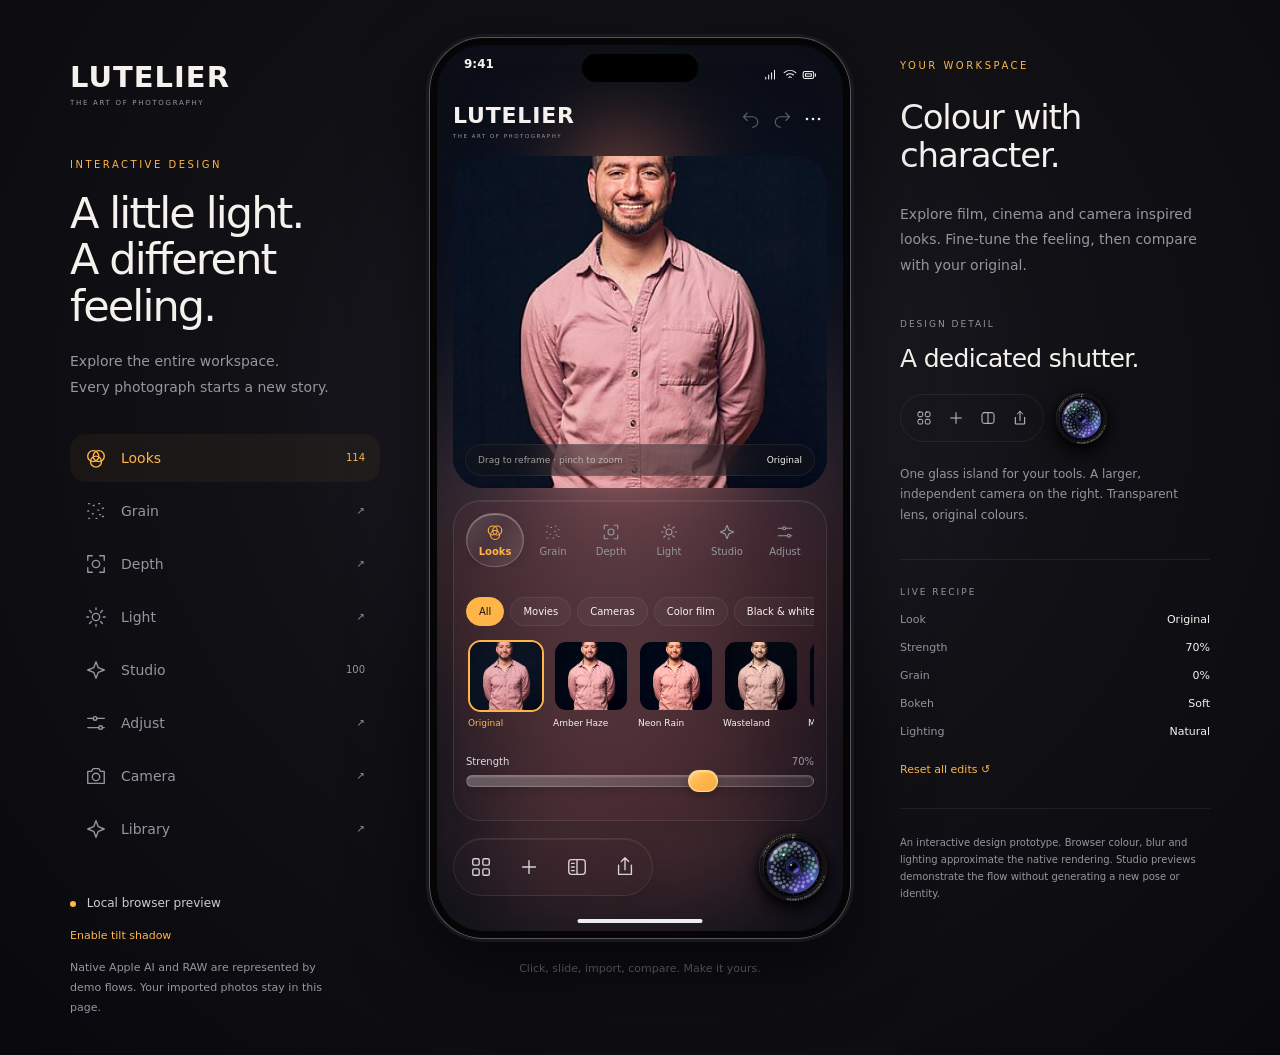
<file: LutelierPreview/index.html>
<!doctype html>
<html lang="en"><head><meta charset="utf-8"><meta name="viewport" content="width=device-width,initial-scale=1"><title>Lutelier · Interactive design</title><link rel="stylesheet" href="style.css"><link rel="stylesheet" href="refinements.css"><link rel="stylesheet" href="editor-refinements.css"></head>
<body>
<svg class="defs" xmlns="http://www.w3.org/2000/svg"><defs><filter id="grain-noise"><feTurbulence type="fractalNoise" baseFrequency=".8" numOctaves="3" stitchTiles="stitch"/><feColorMatrix type="saturate" values="0"/></filter></defs></svg>
<aside class="rail"><div class="brand"><div>LUTELIER<small>THE ART OF PHOTOGRAPHY</small></div></div><p class="eyebrow">INTERACTIVE DESIGN</p><h1>A little light.<br>A different feeling.</h1><p class="intro">Explore the entire workspace.<br>Every photograph starts a new story.</p><nav id="desktop-nav"></nav><div class="rail-footer"><span class="dot"></span> Local browser preview<button class="tilt-control" data-action="enable-tilt">Enable tilt shadow</button><small>Native Apple AI and RAW are represented by demo flows. Your imported photos stay in this page.</small></div></aside>
<main><div class="phone" id="phone"><div class="status"><span>9:41</span><span class="dynamic-island"></span><span class="status-icons"><svg viewBox="0 0 24 18" aria-label="Signal"><path d="M3 16v-3m5 3V9m5 7V5m5 11V1"/></svg><svg viewBox="0 0 24 18" aria-label="Wi-Fi"><path d="M2 5c6-5 14-5 20 0M6 9c4-3 8-3 12 0m-8 4c1-1 3-1 4 0"/></svg><svg viewBox="0 0 24 18" aria-label="Battery"><rect x="2" y="3" width="18" height="12" rx="3"/><path d="M23 7v4M6 7h10v4H6Z"/></svg></span></div><div class="editor" id="editor"><header><div class="brand small"><div>LUTELIER<small>THE ART OF PHOTOGRAPHY</small></div></div><div class="header-actions"><button data-action="undo" aria-label="Undo"></button><button data-action="redo" aria-label="Redo"></button><button data-action="menu" aria-label="More options"></button></div></header><div class="photo" id="photo"><img id="base" class="portrait" alt="Original photograph"><img id="edited" class="portrait" alt="Edited photograph"><div id="relight"></div><div id="noise"></div><div id="vignette"></div><div id="comparison"><span>BEFORE</span><b>AFTER</b><div class="divider"><i>↔</i></div></div><input id="compare-range" aria-label="Before and after divider" type="range" min="0" max="100" value="50"><div class="photo-caption"><span id="photo-hint">Scroll to zoom · drag to explore</span><span id="look-name">Original</span></div></div><section class="inspector glass"><div class="tabs" id="tabs"></div><div class="controls" id="controls"></div></section><footer class="toolbar"><div class="control-island glass"><button data-action="library" aria-label="Photo library"></button><button data-action="import" aria-label="Import photo"></button><button data-action="compare" aria-label="Compare before and after"></button><button data-action="export" aria-label="Export photograph"></button></div><button class="camera-button" data-action="camera" aria-label="Open pro camera"><img src="assets/icon.png" alt=""></button></footer></div><section id="screen" hidden></section><div class="home-indicator"></div><div id="toast" role="status" aria-live="polite"></div></div><p class="under-phone">Click, slide, import, compare. Make it yours.</p></main>
<aside class="details"><p class="eyebrow">YOUR WORKSPACE</p><h2 id="detail-title">Colour with character.</h2><p id="detail-copy">Explore film, cinema and camera inspired looks. Fine-tune the feeling, then compare with your original.</p><div class="detail-card"><span>DESIGN DETAIL</span><h3>A dedicated shutter.</h3><div class="mini-toolbar"><div class="mini-island"><svg viewBox="0 0 24 24"><rect x="3" y="3" width="7" height="7" rx="2"/><rect x="14" y="3" width="7" height="7" rx="2"/><rect x="3" y="14" width="7" height="7" rx="2"/><rect x="14" y="14" width="7" height="7" rx="2"/></svg><svg viewBox="0 0 24 24"><path d="M12 4v16M4 12h16"/></svg><svg viewBox="0 0 24 24"><rect x="3" y="4" width="18" height="16" rx="3"/><path d="M12 4v16"/></svg><svg viewBox="0 0 24 24"><path d="M12 16V2m-4 4 4-4 4 4M5 11v10h14V11"/></svg></div><div class="mini-camera"><img src="assets/icon.png" alt=""></div></div><p>One glass island for your tools. A larger, independent camera on the right. Transparent lens, original colours.</p></div><div class="detail-card"><span>LIVE RECIPE</span><div id="recipe-summary"></div><button class="text-button" data-action="reset">Reset all edits ↺</button></div><p class="fineprint">An interactive design prototype. Browser colour, blur and lighting approximate the native rendering. Studio previews demonstrate the flow without generating a new pose or identity.</p></aside>
<input id="import-file" type="file" accept="image/*" hidden><input id="template-file" type="file" accept="image/*" hidden><script src="data.js"></script><script src="app.js"></script><script src="refinements.js"></script><script src="editor-refinements.js"></script></body></html>
</file>
<file: LutelierPreview/style.css>
:root{color-scheme:dark;--amber:#ffb547;--ink:#0e0e13;--muted:#96969f;--phone-radius:54px;--screen-inset:16px;--island-radius:calc(var(--phone-radius) - var(--screen-inset))}*{box-sizing:border-box}body{margin:0;background:radial-gradient(ellipse at 52% 38%,#24222b 0,#111116 42%,#09090d 100%);color:#f5f2ed;font:14px 'DM Sans',-apple-system,BlinkMacSystemFont,sans-serif;min-height:100vh;display:grid;grid-template-columns:minmax(230px,1fr) 440px minmax(230px,1fr);gap:40px;padding:38px 5vw}button,input,select,textarea{font:inherit}button{cursor:pointer;color:inherit;border:0;background:none;-webkit-tap-highlight-color:transparent}button:focus-visible,input:focus-visible,textarea:focus-visible,select:focus-visible{outline:2px solid var(--amber);outline-offset:3px}button:hover{filter:brightness(1.2)}button:disabled{opacity:.35;cursor:not-allowed}svg{width:22px;height:22px;fill:none;stroke:currentColor;stroke-width:1.5;stroke-linecap:round;stroke-linejoin:round}.defs{position:absolute;width:0;height:0}.rail,.details{max-width:310px;padding-top:22px}.rail{justify-self:end;width:100%}.brand{display:flex;gap:12px;align-items:center;font:36px 'Instrument Serif',Georgia,serif}.brand img{width:52px;height:52px;border-radius:15px}.brand small{display:block;font:7px 'DM Sans',sans-serif;letter-spacing:2px;margin-top:5px;color:var(--muted)}.eyebrow{font-size:10px;letter-spacing:2.5px;color:var(--amber);margin-top:52px}.rail h1{font:48px/1.05 'Instrument Serif',Georgia,serif;margin:20px 0}.intro,.details>p:not(.eyebrow){color:var(--muted);line-height:1.8}.rail nav{display:grid;gap:5px;margin:34px 0}.rail nav button{text-align:left;display:flex;align-items:center;gap:14px;padding:13px 15px;border-radius:16px;color:var(--muted)}.rail nav button.active{color:var(--amber);background:#ffb5470d}.rail nav button span{margin-left:auto;font-size:10px}.rail-footer{font-size:12px;color:#d0cbd0;line-height:1.8;margin-top:40px}.rail-footer small{display:block;color:var(--muted);font-size:11px;margin-top:12px;max-width:260px}.dot{display:inline-block;width:6px;height:6px;background:var(--amber);border-radius:50%;margin-right:7px}main{display:flex;flex-direction:column;align-items:center}.phone{width:420px;height:900px;background:var(--ink);border:7px solid #050506;border-radius:var(--phone-radius);position:relative;overflow:hidden;box-shadow:0 0 0 1px #57535e,0 0 0 4px #18171d,0 24px 75px #0009}.status{height:48px;padding:12px 27px 0;display:flex;justify-content:space-between;font-size:12px;font-weight:600;position:relative;z-index:5;pointer-events:none}.dynamic-island{position:absolute;width:116px;height:28px;border-radius:22px;background:#000;left:50%;transform:translateX(-50%);top:9px}.editor{height:calc(100% - 48px);display:flex;flex-direction:column;gap:12px;padding:4px 16px 30px}header{display:flex;align-items:center;justify-content:space-between;height:47px;flex-shrink:0}.brand.small{font-size:25px;gap:8px}.brand.small img{width:34px;height:34px;border-radius:10px}.brand.small small{font-size:5.5px;letter-spacing:1.5px}.header-actions{display:flex;gap:3px}.header-actions button{padding:5px}.header-actions svg{width:18px}.photo{flex:1;min-height:230px;position:relative;border-radius:25px;overflow:hidden;background:#29272d;touch-action:none}.portrait{width:100%;height:100%;object-fit:cover;position:absolute;inset:0;transform-origin:50% 45%;pointer-events:none}#noise,#relight,#vignette{position:absolute;inset:0;pointer-events:none}#noise{filter:url(#grain-noise);opacity:0;mix-blend-mode:soft-light}#vignette{background:radial-gradient(ellipse,transparent 45%,#000);opacity:0}.photo-caption{position:absolute;bottom:12px;left:12px;right:12px;padding:10px 12px;background:#17171a77;backdrop-filter:blur(22px);border:1px solid #fff1;display:flex;justify-content:space-between;gap:8px;border-radius:30px;font-size:9px;pointer-events:none}.photo-caption span:first-child{color:#e0dbd5b0}.glass{background:linear-gradient(145deg,#fff0,#fff05),#232329b5;border:1px solid #ffffff18;box-shadow:inset 0 1px 0 #ffffff12,0 7px 24px #0002;backdrop-filter:blur(30px) saturate(1.2)}.inspector{height:246px;border-radius:27px;padding:12px;flex-shrink:0;overflow:hidden}.tabs{display:flex;gap:1px;overflow:auto;scrollbar-width:none;margin-bottom:12px}.tabs button{padding:9px 10px;border-radius:22px;font-size:11px;color:var(--muted);white-space:nowrap}.tabs button.active{background:#ffffff12;color:var(--amber)}.controls{height:179px;overflow:auto;scrollbar-width:thin;scrollbar-color:#ffffff22 transparent}.controls h3{font-size:14px;margin:2px 0 10px}.search-row{display:flex;align-items:center;gap:5px;margin-bottom:10px}.search-row svg{width:16px;color:var(--muted)}input[type=search]{min-width:0;border:0;background:none;color:white;width:100%;font-size:10px;outline:none}select{color:var(--amber);border:0;background:#26262d;border-radius:8px;padding:4px;font-size:10px;max-width:105px}.looks{display:flex;gap:9px;overflow:auto;padding:2px 2px 8px;scrollbar-width:none}.look{flex:0 0 76px;padding:0;text-align:left}.look img{width:76px;height:72px;object-fit:cover;border-radius:13px;border:2px solid transparent}.look.active img{border-color:var(--amber)}.look span{display:block;font-size:9px;white-space:nowrap;overflow:hidden;text-overflow:ellipsis;margin-top:3px}.look.active{color:var(--amber)}.range{margin:9px 0}.range label{font-size:10px;display:flex;justify-content:space-between;color:#ddd9de}.range output{color:var(--muted);font-variant-numeric:tabular-nums}input[type=range]{width:100%;height:4px;accent-color:var(--amber);cursor:pointer;margin:8px 0;background:transparent}.caption{font-size:10px;color:var(--muted);line-height:1.55}.pills{display:flex;gap:6px;overflow:auto;scrollbar-width:none;margin-bottom:9px}.pill{white-space:nowrap;font-size:10px;padding:8px 12px;border-radius:22px;background:#ffffff08;border:1px solid #ffffff10}.pill.active{background:var(--amber);color:#17121a;border-color:var(--amber)}.amber{background:linear-gradient(135deg,#ffc66a,var(--amber));color:#1d160d;border-radius:28px;padding:13px 18px;width:100%;font-weight:600;font-size:12px}.secondary{background:#ffffff08;border:1px solid #fff2;border-radius:22px;padding:10px 14px;font-size:11px}.text-button{color:var(--amber);padding:10px 0;font-size:11px}.toolbar{display:flex;align-items:center;gap:14px;height:68px;flex-shrink:0}.control-island{height:58px;border-radius:var(--island-radius);display:flex;align-items:center;justify-content:space-around;flex:1;padding:5px}.control-island button{width:47px;height:46px;border-radius:24px;display:grid;place-items:center;color:#d6d2d9}.control-island button.selected{color:var(--amber);background:#ffb54710}.camera-button{width:68px;height:68px;border-radius:22px;border:1px solid #ffffff22;position:relative;padding:0;overflow:hidden;box-shadow:0 0 22px #ffb54716;flex-shrink:0}.camera-button img,.mini-camera img{position:absolute;inset:0;width:100%;height:100%}.mono{filter:grayscale(1)}.gold{mask-image:radial-gradient(circle at 49% 49%,black 0,black 10%,transparent 18%);-webkit-mask-image:radial-gradient(circle at 49% 49%,black 0,black 10%,transparent 18%)}.home-indicator{position:absolute;bottom:8px;height:4px;width:125px;left:50%;transform:translateX(-50%);border-radius:5px;background:#eee;z-index:8;pointer-events:none}.under-phone{color:#68646e;font-size:11px;margin:24px 0}.details h2{font:34px 'Instrument Serif',Georgia,serif;line-height:1.1}.details .eyebrow{margin-top:0}.detail-card{padding:22px 0;border-bottom:1px solid #fff1}.detail-card>span{letter-spacing:2px;font-size:9px;color:var(--muted)}.detail-card h3{font:25px 'Instrument Serif',Georgia,serif;margin:14px 0}.detail-card p{font-size:12px;line-height:1.7;color:var(--muted)}.mini-toolbar{display:flex;align-items:center;gap:12px;margin:20px 0}.mini-island{border-radius:24px;background:#fff06;border:1px solid #fff1;padding:15px;color:#c8c4cc}.mini-camera{width:51px;height:51px;position:relative;overflow:hidden;border-radius:16px}.recipe-line{display:flex;justify-content:space-between;margin:15px 0;font-size:11px}.recipe-line span{color:var(--muted)}.fineprint{font-size:10px!important;line-height:1.7!important;margin-top:25px}#comparison{display:none;position:absolute;inset:0;pointer-events:none}#comparison span,#comparison b{position:absolute;top:15px;background:#0006;border-radius:14px;padding:6px 9px;font-size:8px;letter-spacing:1px;font-weight:400}#comparison span{left:12px}#comparison b{right:12px}.divider{position:absolute;top:0;bottom:0;left:50%;width:1px;background:#fff9}.divider i{position:absolute;top:48%;left:-14px;width:29px;height:29px;background:#2229;border:1px solid #fff7;border-radius:50%;text-align:center;line-height:27px;font-style:normal}#compare-range{display:none;position:absolute;inset:0;width:100%;height:100%;opacity:0;margin:0}#toast{position:absolute;z-index:30;bottom:112px;left:20px;right:20px;padding:14px 18px;border-radius:20px;background:#35313cf0;backdrop-filter:blur(25px);color:#eee;font-size:11px;line-height:1.6;text-align:center;box-shadow:0 5px 25px #0007;opacity:0;pointer-events:none;transition:opacity .2s}#toast.visible{opacity:1}#screen{position:absolute;inset:48px 0 0;z-index:6;background:var(--ink);padding:0 16px 30px;overflow:auto;scrollbar-width:none}#screen[hidden]{display:none}.screen-header{display:flex;justify-content:space-between;align-items:center;height:43px;flex-shrink:0}.screen-header span{font-size:9px;letter-spacing:1.5px;color:var(--muted)}.screen-header strong{font-size:16px;font-weight:500}.screen-header button{color:var(--amber);font-size:12px}.studio-heading{font:39px/1.02 'Instrument Serif',Georgia,serif;margin:22px 0 12px}.studio-search{display:flex;gap:12px;margin:20px 0 14px}.studio-search .glass{padding:13px;border-radius:26px;flex:1;display:flex;gap:8px}.studio-search svg{width:17px}.studio-search button{width:42px;height:42px;border-radius:50%;border:1px solid #fff2;background:#fff08;color:var(--amber)}.studio-panel{padding:14px;border-radius:27px;margin:17px 0}.selected-template{display:flex;gap:12px}.selected-template img{width:103px;height:139px;object-fit:cover;border-radius:16px}.selected-template h3{font:22px 'Instrument Serif',Georgia,serif;margin:5px 0 3px}.selected-template p{color:var(--amber);font-size:10px}.selected-template .secondary{padding:8px;font-size:9px;margin-top:5px}.brief{background:#0002;color:#bfbac4;border:1px solid #fff1;border-radius:14px;padding:10px;width:100%;height:73px;resize:vertical;font-size:10px;line-height:1.5;margin-top:12px}.toggles{display:grid;grid-template-columns:1fr 1fr;gap:10px;margin:12px 0 18px}.toggle{display:flex;align-items:center;gap:7px;font-size:11px}.toggle input{appearance:none;width:31px;height:18px;border-radius:20px;background:#55515b;position:relative;cursor:pointer;margin:0}.toggle input:before{content:'';width:14px;height:14px;background:white;border-radius:50%;position:absolute;top:2px;left:2px;transition:transform .2s}.toggle input:checked{background:var(--amber)}.toggle input:checked:before{transform:translateX(13px)}.grid{display:grid;grid-template-columns:repeat(3,1fr);gap:12px 8px}.template{padding:0;text-align:left}.template img{width:100%;height:139px;object-fit:cover;border-radius:15px;border:2px solid transparent}.template.active img{border-color:var(--amber)}.template strong{display:block;font-size:10px;font-weight:500;margin:5px 0}.template small{font-size:9px;color:var(--muted)}details{font-size:10px;color:var(--muted);line-height:1.6;margin-top:12px}summary{cursor:pointer}a{color:var(--amber)}.empty{padding:40px 20px;text-align:center;color:var(--muted);line-height:1.8}.result-photo{position:relative;height:480px;border-radius:24px;overflow:hidden;margin:20px 0}.result-photo img{position:absolute;width:100%;height:100%;object-fit:cover}.result-photo .after{clip-path:inset(0 0 0 50%);filter:sepia(.3) saturate(1.3) contrast(1.12)}.result-photo .divider{left:50%}.result-photo input{position:absolute;inset:0;width:100%;height:100%;opacity:0;margin:0}.two-buttons{display:flex;gap:10px;margin:17px 0}.two-buttons>*{flex:1}.camera-screen{background:#111!important;display:flex;flex-direction:column;gap:12px}.camera-feed{position:absolute;inset:0;z-index:-1;background:#000}.camera-feed img,.camera-feed video{width:100%;height:100%;object-fit:cover;opacity:.75}.camera-grid{position:absolute;inset:0;background:linear-gradient(to right,transparent 33%,#fff3 33%,#fff3 33.2%,transparent 33.2%,transparent 66%,#fff3 66%,#fff3 66.2%,transparent 66.2%),linear-gradient(to bottom,transparent 33%,#fff3 33%,#fff3 33.2%,transparent 33.2%,transparent 66%,#fff3 66%,#fff3 66.2%,transparent 66.2%);pointer-events:none}.camera-spacer{flex:1;min-height:120px}.camera-controls{padding:16px;border-radius:26px}.camera-controls .ranges{max-height:165px;overflow:auto}.histogram{height:28px;display:flex;align-items:end;gap:2px;margin-bottom:14px}.histogram i{flex:1;background:#ffb54799}.camera-screen .toggles{grid-template-columns:repeat(3,1fr)}.shutter-row{display:flex;align-items:center;justify-content:space-around;margin-bottom:10px;font-size:11px;letter-spacing:2px}.shutter{width:72px;height:72px;border:2px solid white;border-radius:50%;padding:5px}.shutter:after{content:'';display:block;width:100%;height:100%;border-radius:50%;background:#fff}.library-grid{margin-top:20px}.library-grid img{height:180px}.library-grid .template{position:relative}.library-grid button.remove{color:#ee918e;font-size:10px;margin:7px 0}.modal-menu{display:grid;gap:10px;padding:24px 0}.modal-menu button{text-align:left;padding:17px;border-radius:16px;background:#fff06}.assistant-input{width:100%;min-height:150px;border-radius:22px;padding:18px;background:#fff06;border:1px solid #fff1;color:white;margin:20px 0;font-size:13px;resize:vertical}.screen-heading{font:34px 'Instrument Serif',Georgia,serif;margin:24px 0 14px}.focus-ring{position:absolute;width:70px;height:70px;border:1px solid var(--amber);border-radius:12px;pointer-events:none}.pill-row-label{font-size:9px;color:var(--muted);letter-spacing:1.5px;margin:14px 0 9px}.credits{padding:12px 0;font-size:10px;line-height:1.7;color:var(--muted)}.motion-flash{animation:flash .4s}@keyframes flash{0%{opacity:.1}100%{opacity:1}}@media(max-width:1200px){body{gap:25px;padding:25px 3vw;grid-template-columns:1fr 420px 1fr}.rail h1{font-size:38px}.details h2{font-size:28px}}@media(max-width:1000px){body{grid-template-columns:1fr 420px}.details{display:none}.rail{max-width:240px}}@media(max-width:680px){body{display:block;padding:0;background:#0e0e13}.rail,.details,.under-phone{display:none}.phone{width:100%;max-width:440px;height:100dvh;min-height:700px;border:0;box-shadow:none;border-radius:0}.status{height:44px}.editor{height:calc(100% - 44px)}#screen{top:44px}.dynamic-island{display:none}.inspector{height:240px}.phone .control-island{border-radius:38px}}@media(prefers-reduced-motion:reduce){*{animation:none!important;transition:none!important}}

#bloom{position:absolute;inset:0;width:100%;height:100%;object-fit:cover;pointer-events:none;mix-blend-mode:screen;transform-origin:50% 45%;}
</file>
<file: LutelierPreview/refinements.css>
:root{--apple-font:-apple-system,BlinkMacSystemFont,"SF Pro Display","SF Pro Text",system-ui,sans-serif;--lens-shadow-x:0px;--lens-shadow-y:6px}
*{font-family:var(--apple-font)!important;scrollbar-width:none!important;-ms-overflow-style:none}
*::-webkit-scrollbar{display:none!important;width:0!important;height:0!important}
body{font-family:var(--apple-font);-webkit-font-smoothing:antialiased}
.brand{font-weight:600;letter-spacing:-1.3px}.brand.small{letter-spacing:-.9px}.brand small{letter-spacing:1.7px;font-weight:500}
.brand{font-weight:800;letter-spacing:1px;font-size:29px}.brand.small{font-weight:800;letter-spacing:.8px;font-size:22px}
.rail h1{font-size:43px;line-height:1.08;font-weight:500;letter-spacing:-1.9px}
.details h2,.screen-heading{font-weight:500;letter-spacing:-1.1px}.detail-card h3{font-weight:500;letter-spacing:-.7px}
.studio-heading{font-size:37px;font-weight:500;letter-spacing:-1.4px;line-height:1.07}
.selected-template h3{font-size:20px;font-weight:500;letter-spacing:-.6px}
.lens-mark{display:inline-block;position:relative;width:52px;height:52px;flex-shrink:0;border-radius:50%;filter:drop-shadow(var(--lens-shadow-x) var(--lens-shadow-y) 7px #000b)}
.brand .lens-mark img{width:100%;height:100%;border-radius:0;clip-path:circle(38% at 50% 50%);transform:scale(1.31);display:block}
.brand.small .lens-mark{width:34px;height:34px}
.lens-camera{background:transparent!important;border:0!important;border-radius:50%;box-shadow:none!important;overflow:visible;filter:drop-shadow(var(--lens-shadow-x) var(--lens-shadow-y) 9px #000d)}
.lens-camera img{clip-path:none;transform:scale(1.31);border-radius:0}
.lens-camera img.mono{filter:grayscale(1)}
.camera-button{touch-action:none;--camera-turn:0deg}
.camera-button img{transform:scale(1.31) rotate(var(--camera-turn));transition:transform .16s cubic-bezier(.2,.75,.25,1);pointer-events:none;user-select:none;-webkit-user-drag:none}
.camera-button.camera-pressed{--camera-turn:90deg}
.camera-tools{display:flex;justify-content:space-around;border-radius:28px;padding:4px;flex-shrink:0}.camera-tools button{width:48px;height:44px;position:relative;display:grid;place-items:center;border-radius:22px}.camera-tools button.active{color:var(--amber);background:#ffb54715}.camera-tools small{position:absolute;right:3px;bottom:2px;font-size:8px}.camera-screen .camera-feed{inset:auto;overflow:hidden;transition:width .22s,height .22s;opacity:1}.camera-screen .camera-controls[hidden]{display:none}.shutter-row>button:not(.shutter){width:94px;min-height:44px;letter-spacing:1px;font-weight:600;border-radius:22px;background:#ffffff0a}.camera-mode-button[aria-pressed=true]{color:var(--amber);background:#ffb54720!important}.ratio-menu{position:absolute;bottom:118px;right:16px;z-index:10;padding:8px;border-radius:22px;display:grid;gap:4px}.ratio-menu[hidden]{display:none}.ratio-menu button{padding:12px 20px;border-radius:16px}.ratio-menu button[aria-pressed=true]{color:var(--amber);background:#ffb54715}
.mini-island{display:flex;gap:16px;align-items:center}.mini-island svg{width:16px;height:16px}
.looks,.tabs,.pills{-webkit-overflow-scrolling:touch;overscroll-behavior-x:contain;touch-action:pan-x;cursor:grab}
.swiping{cursor:grabbing!important;user-select:none}.looks img{user-select:none;-webkit-user-drag:none}
.controls,#screen,.ranges{-webkit-overflow-scrolling:touch;overscroll-behavior-y:contain;touch-action:pan-y}
.symbol-label{display:flex;align-items:center;justify-content:center;gap:7px}.symbol-label svg{width:16px;height:16px;flex-shrink:0}
.tilt-control{display:flex;align-items:center;gap:8px;color:var(--amber);font-size:11px;margin-top:12px;padding:0}.tilt-control svg{width:16px}
#look-glass{position:absolute;inset:0;opacity:0;pointer-events:none;z-index:7;border-radius:inherit;overflow:hidden;background:transparent;transform-origin:50% 50%;box-shadow:0 14px 40px #0005;will-change:transform,opacity;isolation:isolate}
.incoming-look{position:absolute;inset:0;width:100%;height:100%;object-fit:cover;transform-origin:50% 45%;will-change:filter,opacity}
.cover-surface{position:absolute;inset:0;border-radius:inherit;border:1px solid #ffffff90;background:linear-gradient(118deg,#ffffff04 0%,#ffffff25 28%,#ffffff05 45%,#ffffff3a 49%,#ffffff02 57%,#c9e4ff12 100%);backdrop-filter:blur(1.5px) saturate(1.18);-webkit-backdrop-filter:blur(1.5px) saturate(1.18);box-shadow:inset 0 1px 0 #fff9,inset 2px 0 9px #ffffff20,inset -2px 0 8px #fff2;will-change:opacity}
.status-icons{display:flex;align-items:center;gap:5px}.status-icons svg{width:14px;height:12px;stroke-width:1.8}
@media(prefers-reduced-motion:reduce){.lens-mark,.lens-camera{filter:drop-shadow(0 6px 7px #000b)}#look-glass{display:none}}
@media(prefers-reduced-motion:reduce){.camera-button img{transition:none}}
</file>
<file: LutelierPreview/editor-refinements.css>
.editor{position:relative;isolation:isolate}.toolbar{justify-content:center}.control-island{flex:0 0 auto;justify-content:flex-start;gap:4px;width:max-content}.control-island button{flex:none;width:44px}.inspector{height:auto;max-height:290px;display:flex;flex-direction:column;gap:10px}.controls{height:auto;max-height:215px;min-height:0}.tabs{flex-shrink:0}.photo{border-radius:calc(var(--phone-radius) - 23px);z-index:1;background:#101016}.photo-caption{z-index:50}.previous-look{z-index:6;pointer-events:none}.photo-backlight{position:absolute;left:16px;right:16px;width:calc(100% - 32px);object-fit:cover;opacity:.48;z-index:0;pointer-events:none;border-radius:38px;transform:scale(1.055);transition:filter .36s}.inspector,.toolbar,.editor header{z-index:2;position:relative}.depth-demo{position:absolute;inset:0;z-index:8;background:radial-gradient(ellipse at 50% 50%,#eee 8%,#888 35%,#333 70%);opacity:.92;pointer-events:none}.depth-demo[hidden],.depth-selection[hidden]{display:none}.depth-demo span{position:absolute;top:12px;left:12px;font-size:9px;color:#fff;background:#0009;padding:8px;border-radius:12px}.depth-selection{position:absolute;z-index:12;border:1.5px solid var(--amber);background:#ffb54715;pointer-events:none;border-radius:5px}.selecting-depth{cursor:crosshair}.photo .portrait,.photo #bloom{transform-origin:50% 45%}
.previous-look{position:absolute;inset:0;overflow:hidden;isolation:isolate}
.toolbar{justify-content:space-between;width:100%;gap:14px}.camera-button{margin-left:auto;flex:0 0 68px}
.phone{isolation:isolate}.screen-backdrop{position:absolute;inset:-70px;width:calc(100% + 140px);height:calc(100% + 140px);object-fit:cover;filter:blur(55px) saturate(1.25);opacity:.3;z-index:-1;pointer-events:none;transition:filter .36s}.editor{background:transparent}.status{position:relative;z-index:1}
.camera-button.lens-camera{filter:drop-shadow(var(--lens-shadow-x) var(--lens-shadow-y) 9px #000d) drop-shadow(0 0 0 #7462ff00);transition:filter .16s ease-out}
.camera-button.lens-camera.camera-pressed{filter:drop-shadow(0 0 0 #0000) drop-shadow(-7px 5px 13px #4bb4b3a0) drop-shadow(8px 6px 17px #7462ffb0) drop-shadow(0 11px 12px #a276ff70)}
.tabs,.control-island{position:relative;isolation:isolate}.tabs button,.control-island button{position:relative;z-index:1}.tabs button.active{background:transparent!important}.tabs{touch-action:none;cursor:pointer;overflow:hidden}.tool-glass-highlight{position:absolute;top:0;left:0;pointer-events:none;border-radius:28px;z-index:0;border:1px solid #ffffff38;background:linear-gradient(125deg,#ffffff25,#ffffff09 45%,#ffffff20);backdrop-filter:blur(18px) saturate(1.5);-webkit-backdrop-filter:blur(18px) saturate(1.5);box-shadow:inset 0 1px 1px #ffffff66,0 3px 12px #0002;transition:transform .22s cubic-bezier(.2,.8,.2,1),width .22s,height .22s,opacity .15s;opacity:0}.tool-glass-highlight.tracking{transition:width .1s,height .1s,opacity .1s;box-shadow:inset 0 1px 3px #ffffff99,0 5px 18px #0004;scale:1.06}
.launch-brand{position:absolute;inset:0;z-index:100;background:radial-gradient(ellipse at 50% 40%,#272331,#101016 65%);display:flex;flex-direction:column;align-items:center;justify-content:center;gap:18px;transition:opacity .4s ease;pointer-events:auto}.launch-brand img{width:190px;height:190px;object-fit:contain;transform:scale(1.25);margin-bottom:10px}.launch-brand strong{font-size:36px;font-weight:900;letter-spacing:1.5px}.launch-brand p{font-size:14px;letter-spacing:.7px;color:#d3cddc;margin:0}.launch-brand.leaving{opacity:0;pointer-events:none}
@media(prefers-reduced-motion:reduce){.tool-glass-highlight,.launch-brand,.camera-button.lens-camera{transition:none}.tool-glass-highlight.tracking{scale:1}}
.phone{overflow:clip}.screen-backdrop-frame{position:absolute;inset:0;z-index:-1;overflow:hidden;pointer-events:none}.screen-backdrop{left:-70px;top:-70px;z-index:auto}
.tabs{justify-content:space-between;gap:0}.tabs button{flex:1 0 0;min-width:0;padding-left:3px;padding-right:3px;font-weight:400}.tabs button.active{font-weight:750}.launch-brand{gap:10px}.launch-brand img{margin-bottom:18px}.launch-brand p{margin-top:-3px;font-size:12px;letter-spacing:1.2px}
.look-categories{margin:8px 0 12px;touch-action:pan-x}.look-categories .pill{flex:none}.strength-control{margin-top:20px;padding-bottom:4px}.strength-control input[type=range]{appearance:none;-webkit-appearance:none;height:12px;border-radius:12px;background:linear-gradient(90deg,#ffffff42,#ffffff17);border:1px solid #ffffff30;box-shadow:inset 0 1px 2px #ffffff38,0 3px 8px #0002}.strength-control input[type=range]::-webkit-slider-thumb{appearance:none;-webkit-appearance:none;width:30px;height:22px;border-radius:18px;border:1px solid #ffe8bca8;background:linear-gradient(140deg,#fff6de70 0%,#ffffff08 42%,#a95e201c 100%),var(--amber);box-shadow:inset 0 1px 2px #fff2c999,0 3px 10px #0005,0 0 5px #ffb54720;backdrop-filter:blur(10px) saturate(1.7);transition:transform .16s ease,box-shadow .16s ease,background .16s ease}
.strength-control input[type=range]::-moz-range-thumb{width:30px;height:22px;border-radius:18px;border:1px solid #ffe8bca8;background:linear-gradient(140deg,#fff6de70 0%,#ffffff08 42%,#a95e201c 100%),var(--amber);box-shadow:inset 0 1px 2px #fff2c999,0 3px 10px #0005,0 0 5px #ffb54720;backdrop-filter:blur(10px) saturate(1.7);transition:transform .16s ease,box-shadow .16s ease,background .16s ease}
.strength-control input[type=range]:active::-webkit-slider-thumb{transform:scale(1.12);background:linear-gradient(125deg,#fff9e8b0 0%,#ffffff12 32%,#ffffff00 55%,#fff0c852 100%),var(--amber);box-shadow:inset 0 1px 3px #fff9e8, inset 0 -1px 2px #f5cc7560,0 4px 12px #0004,0 0 16px #ffb54775}
.strength-control input[type=range]:active::-moz-range-thumb{transform:scale(1.12);background:linear-gradient(125deg,#fff9e8b0 0%,#ffffff12 32%,#ffffff00 55%,#fff0c852 100%),var(--amber);box-shadow:inset 0 1px 3px #fff9e8,inset 0 -1px 2px #f5cc7560,0 4px 12px #0004,0 0 16px #ffb54775}
@media(prefers-reduced-motion:reduce){.strength-control input[type=range]::-webkit-slider-thumb,.strength-control input[type=range]::-moz-range-thumb{transition:none}.strength-control input[type=range]:active::-webkit-slider-thumb,.strength-control input[type=range]:active::-moz-range-thumb{transform:none}}
.controls:has(.strength-control){max-height:265px}.inspector:has(.strength-control){max-height:325px}

.depth-demo[data-texture=portrait]{background:radial-gradient(ellipse at 50% 40%,#fff 12%,#f8f8f8 25%,#111 45%,#050505 70%)}.depth-demo[data-texture=hair]{background:radial-gradient(ellipse at 50% 25%,#fff 4%,#bbb 10%,#151515 16%,#050505 24%)}.depth-engine-detail{font-size:13px;font-weight:600;line-height:1.5;margin:8px 0}

.tabs button{display:flex;flex-direction:column;align-items:center;justify-content:center;gap:4px;height:54px;padding:7px 3px;border-radius:24px}.tabs button svg{width:18px;height:20px;flex:none}.tabs button span{font-size:10px;line-height:1.2;white-space:nowrap}

.help-row{display:flex;align-items:center;justify-content:space-between;gap:8px;min-height:30px;font-size:11px;font-weight:600;margin:0 0 6px}.help-row .text-button{margin-left:auto;font-size:11px}.info-button{display:flex;align-items:center;justify-content:center;flex:none;width:30px;height:30px;border-radius:50%;color:#c8c3c7}.info-button svg{width:17px;height:17px}.info-button:hover{color:var(--amber);background:#ffffff10}.depth-engines{margin-bottom:3px}.depth-advanced{margin:12px 0 6px}.depth-refinement-modes{margin:8px 0}.depth-refinement-modes .help-row{margin-bottom:2px}.info-copy{white-space:pre-line;line-height:1.65;color:#d6d0d3;font-size:14px}.controls:has(.depth-engines){max-height:250px}.inspector:has(.depth-engines){max-height:335px}
</file>
